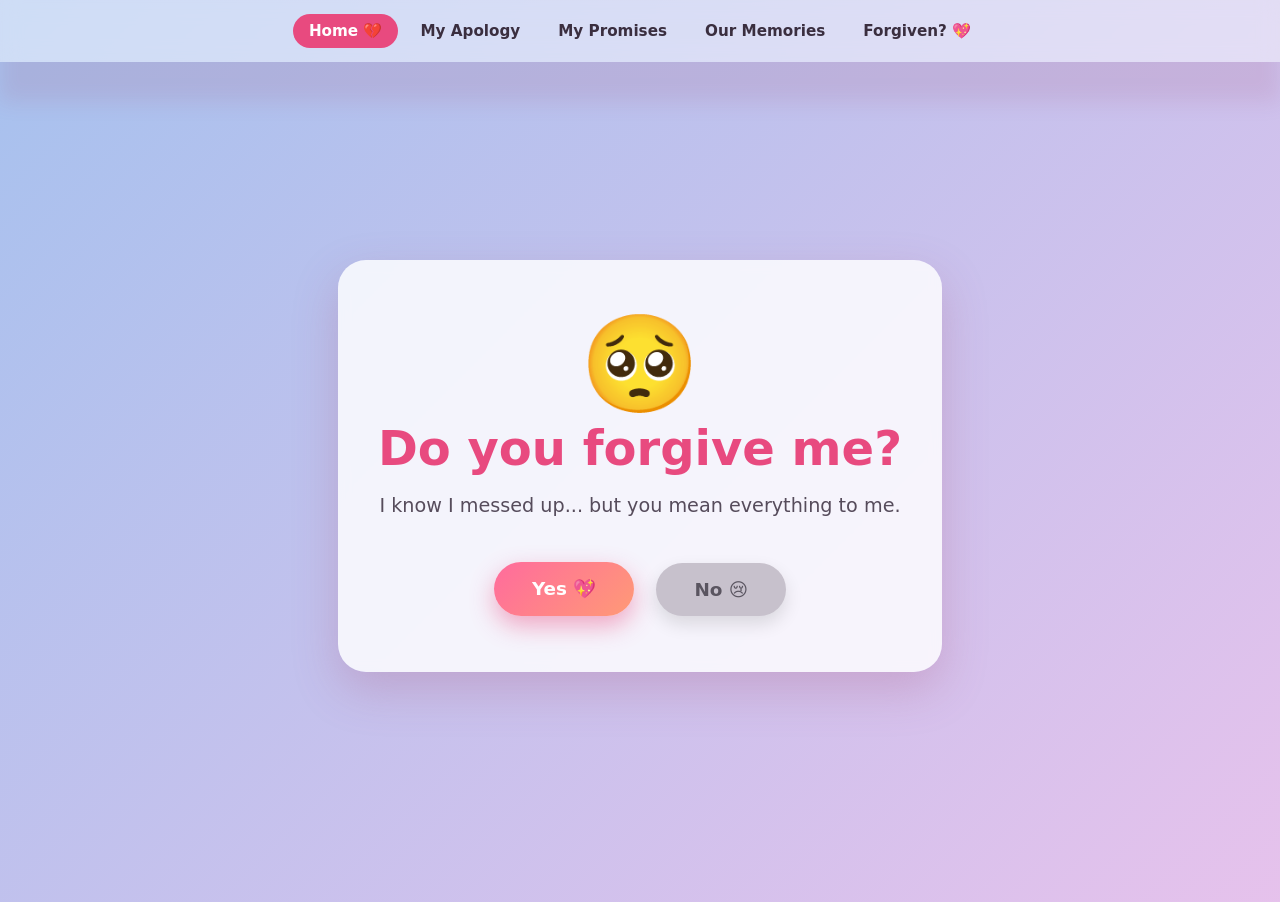
<file: index.html>
<!DOCTYPE html>
<html lang="en">
<head>
    <meta charset="UTF-8">
    <meta name="viewport" content="width=device-width, initial-scale=1.0">
    <title>I'm Sorry 🥺</title>
    <link rel="stylesheet" href="css/style.css">
</head>
<body>
    <nav class="navbar">
        <a href="index.html" class="active">Home 💔</a>
        <a href="reasons.html">My Apology</a>
        <a href="promises.html">My Promises</a>
        <a href="memories.html">Our Memories</a>
        <a href="forgiven.html">Forgiven? 💖</a>
    </nav>

    <main class="page center">
        <div class="card">
            <div class="emoji-big">🥺</div>
            <h1>Do you forgive me?</h1>
            <p class="subtitle">
                I know I messed up... but you mean everything to me.
            </p>
            <div class="btn-row">
                <a id="yesBtn" class="btn btn-yes" href="forgiven.html">Yes 💖</a>
                <button id="noBtn" class="btn btn-no" type="button">No 😢</button>
            </div>           
        </div>
    </main>

    <script src="js/hearts.js"></script>
    <script src="js/runaway.js"></script>
</body>
</html>
</file>
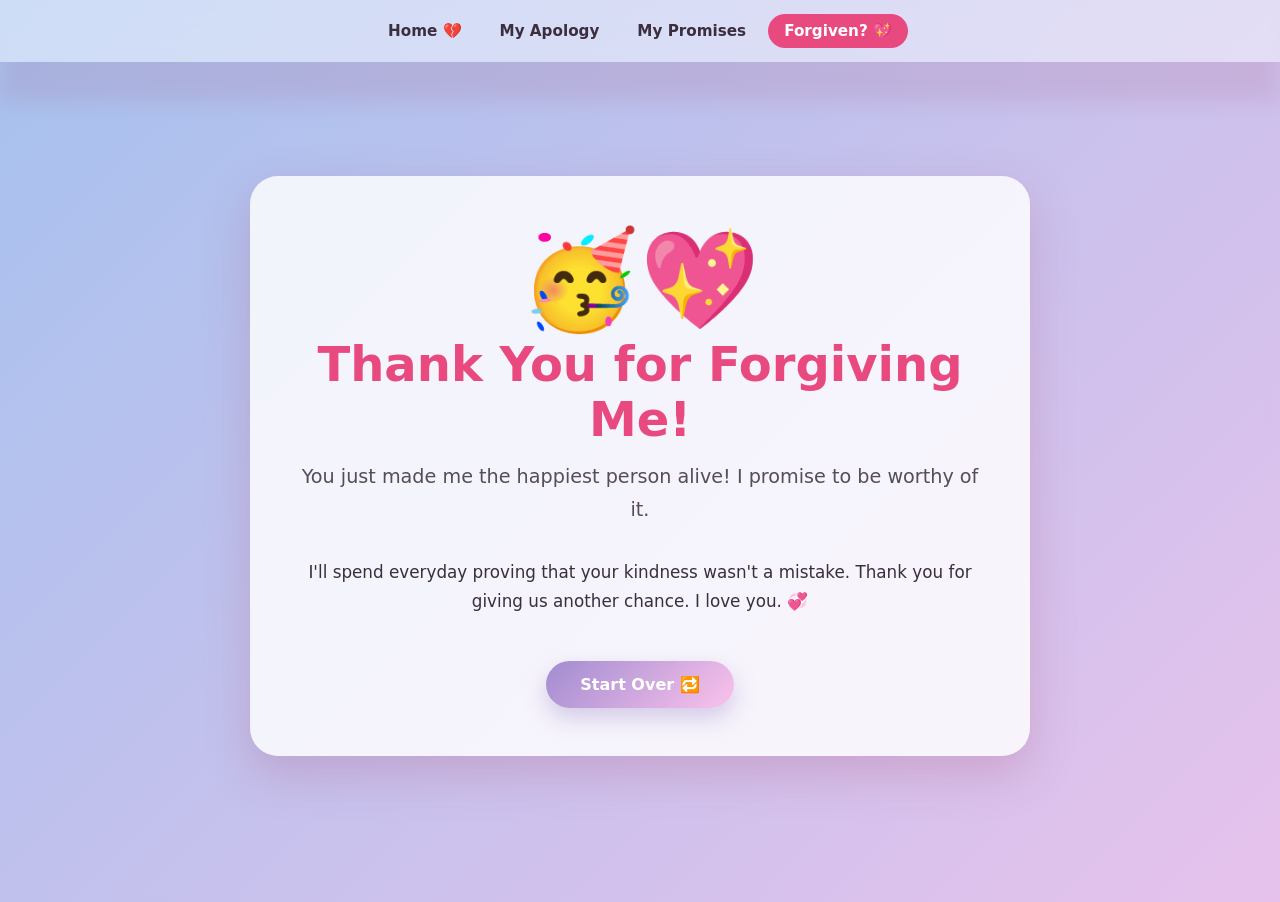
<file: forgiven.html>
<!DOCTYPE html>
<html lang="en">
<head>
    <meta charset="UTF-8">
    <meta name="viewport" content="width=device-width, initial-scale=1.0">
    <title>Thank You 💖</title>
    <link rel="stylesheet" href="css/style.css">
</head>
<body>
    <nav class="navbar">
        <a href="index.html">Home 💔</a>
        <a href="reasons.html">My Apology</a>
        <a href="promises.html">My Promises</a>
        <a href="forgiven.html" class="active">Forgiven? 💖</a>
    </nav>
    <main class="page center">
        <div class="card celebrate">
            <div class="emoji-big">🥳💖</div>
            <h1>Thank You for Forgiving Me!</h1>
            <p class="subtitle">
                You just made me the happiest person alive! I promise to be worthy of it.
            </p>
            <p>
                I'll spend everyday proving that your kindness wasn't a mistake.
                Thank you for giving us another chance. I love you. 💞
            </p>
            <a class="next-link" href="index.html"> Start Over 🔁</a>
        </div>
    </main>

    <script src="js/hearts.js"></script>
</body>
</html>
</file>
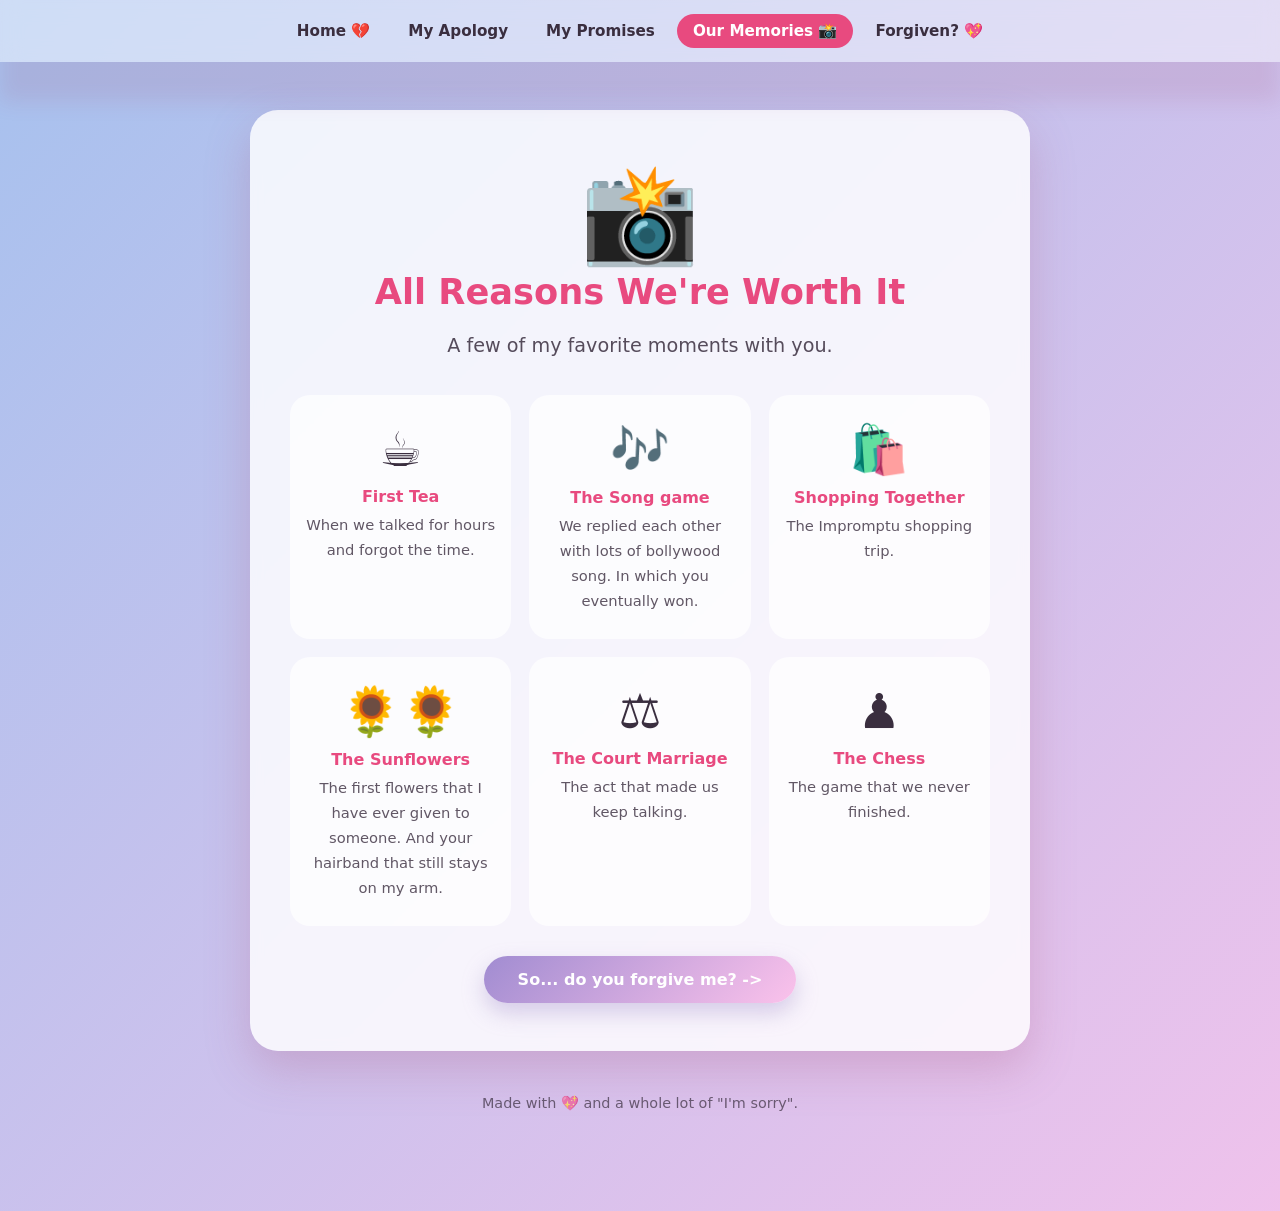
<file: memories.html>
<!DOCTYPE html>
<html lang="en">
<head>
    <meta charset="UTF-8">
    <meta name="viewport" content="width=device-width, initial-scale=1.0">
    <title>Our Memories 📸</title>
    <link rel="stylesheet" href="css/style.css">
</head>
<body>
    <nav class="navbar">
        <a href="index.html">Home 💔</a>
        <a href="reasons.html">My Apology</a>
        <a href="promises.html">My Promises</a>
        <a href="memories.html" class="active">Our Memories 📸</a>
        <a href="forgiven.html">Forgiven? 💖</a>
    </nav>

    <main class="page">
        <div class="card">
            <div class="emoji-big">📸</div>
            <h2> All Reasons We're Worth It</h2>
            <p class="subtitle">A few of my favorite moments with you.</p>
            <div class="memory-grid">
                <div class="memory">
                    <span class="m-emoji">☕</span>
                    <div class="m-title">First Tea</div>
                    <p class="m-text">When we talked for hours and forgot the time.</p>
                </div>
                <div class="memory">
                    <span class="m-emoji">🎶</span>
                    <div class="m-title">The Song game</div>
                    <p class="m-text">We replied each other with lots of bollywood song. In which you eventually won.</p>
                </div>
                <div class="memory">
                    <span class="m-emoji">🛍️</span>
                    <div class="m-title">Shopping Together</div>
                    <p class="m-text">The Impromptu shopping trip.</p>
                </div>
                <div class="memory">
                    <span class="m-emoji">🌻🌻</span>
                    <div class="m-title">The Sunflowers</div>
                    <p class="m-text">The first flowers that I have ever given to someone. And your hairband that still stays on my arm.</p>
                </div>
                <div class="memory">
                    <span class="m-emoji">⚖️</span>
                    <div class="m-title">The Court Marriage</div>
                    <p class="m-text">The act that made us keep talking.</p>
                </div>
                <div class="memory">
                    <span class="m-emoji">♟️</span>
                    <div class="m-title">The Chess</div>
                    <p class="m-text">The game that we never finished.</p>
                </div>
            </div>
            <a class="next-link" href="forgiven.html"> So... do you forgive me? -></a>
        </div>
        <p class="footer-note">Made with 💖 and a whole lot of "I'm sorry".</p>
    </main>

    <script src="js/hearts.js"></script>
</body>
</html>
</file>
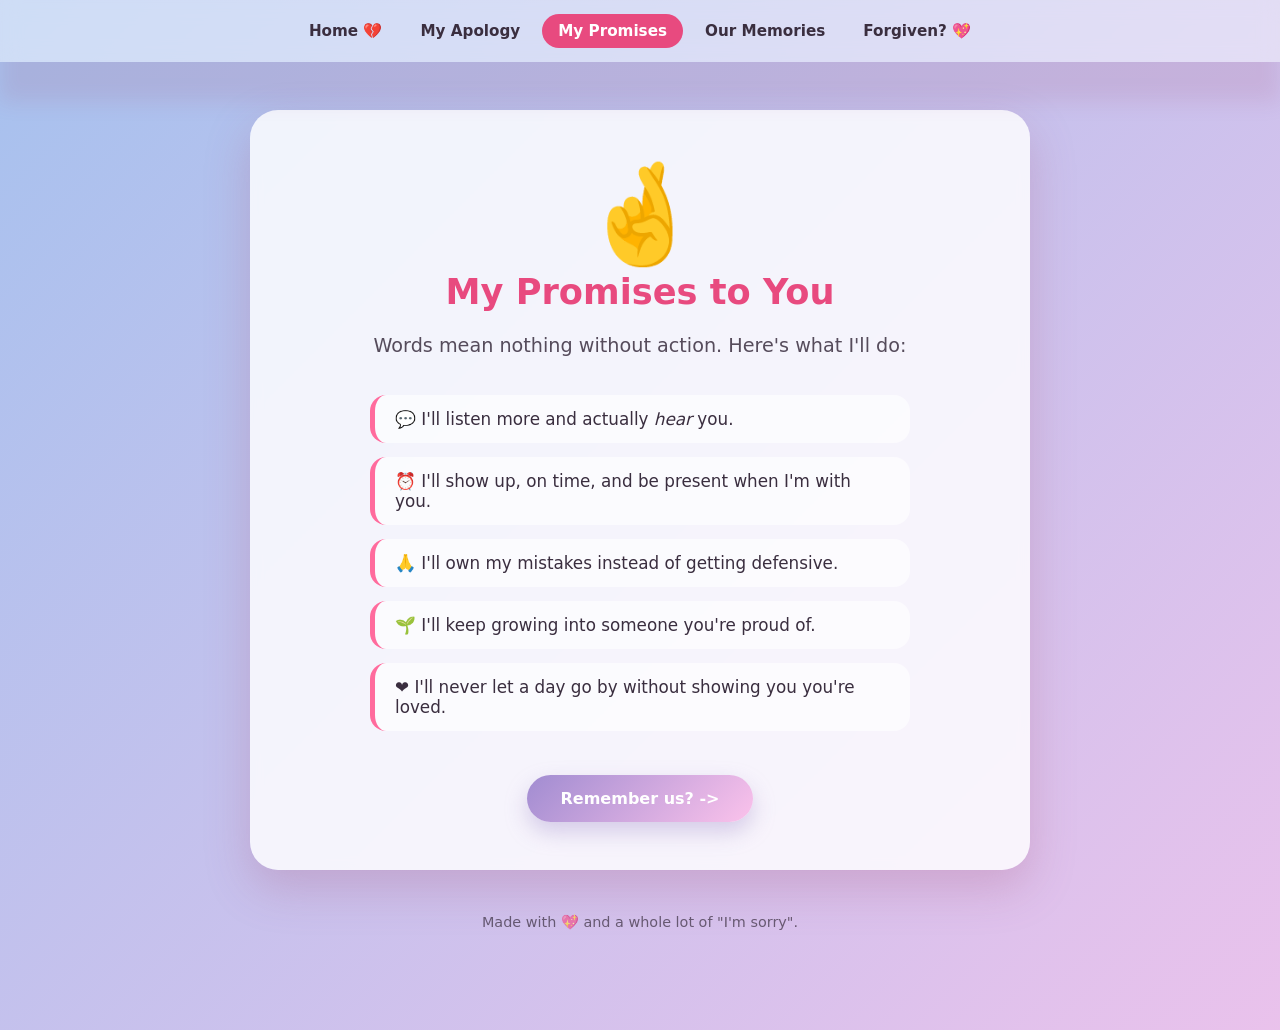
<file: promises.html>
<!DOCTYPE html>
<html lang="en">
<head>
    <meta charset="UTF-8">
    <meta name="viewport" content="width=device-width, initial-scale=1.0">
    <title>My Promises 🤞</title>
    <link rel="stylesheet" href="css/style.css">
</head>
<body>
    <nav class="navbar">
        <a href="index.html">Home 💔</a>
        <a href="reasons.html">My Apology</a>
        <a href="promises.html" class="active">My Promises</a>
        <a href="memories.html">Our Memories</a>
        <a href="forgiven.html">Forgiven? 💖</a>
    </nav>

    <main class="page">
        <div class="card">
            <div class="emoji-big">🤞</div>
            <h2> My Promises to You</h2>
            <p class="subtitle">Words mean nothing without action. Here's what I'll do:</p>
            <ul class="promise-list">
                <li>💬 I'll listen more and actually <em>hear</em> you.</li>
                <li>⏰ I'll show up, on time, and be present when I'm with you.</li>
                <li>🙏 I'll own my mistakes instead of getting defensive.</li>
                <li>🌱 I'll keep growing into someone you're proud of.</li>
                <li>❤️ I'll never let a day go by without showing you you're loved.</li>
            </ul>
            <a class="next-link" href="memories.html"> Remember us? -></a>
        </div>
        <p class="footer-note"> Made with 💖 and a whole lot of "I'm sorry".</p>
    </main>

    <script src="js/hearts.js"></script>
</body>
</html>
</file>
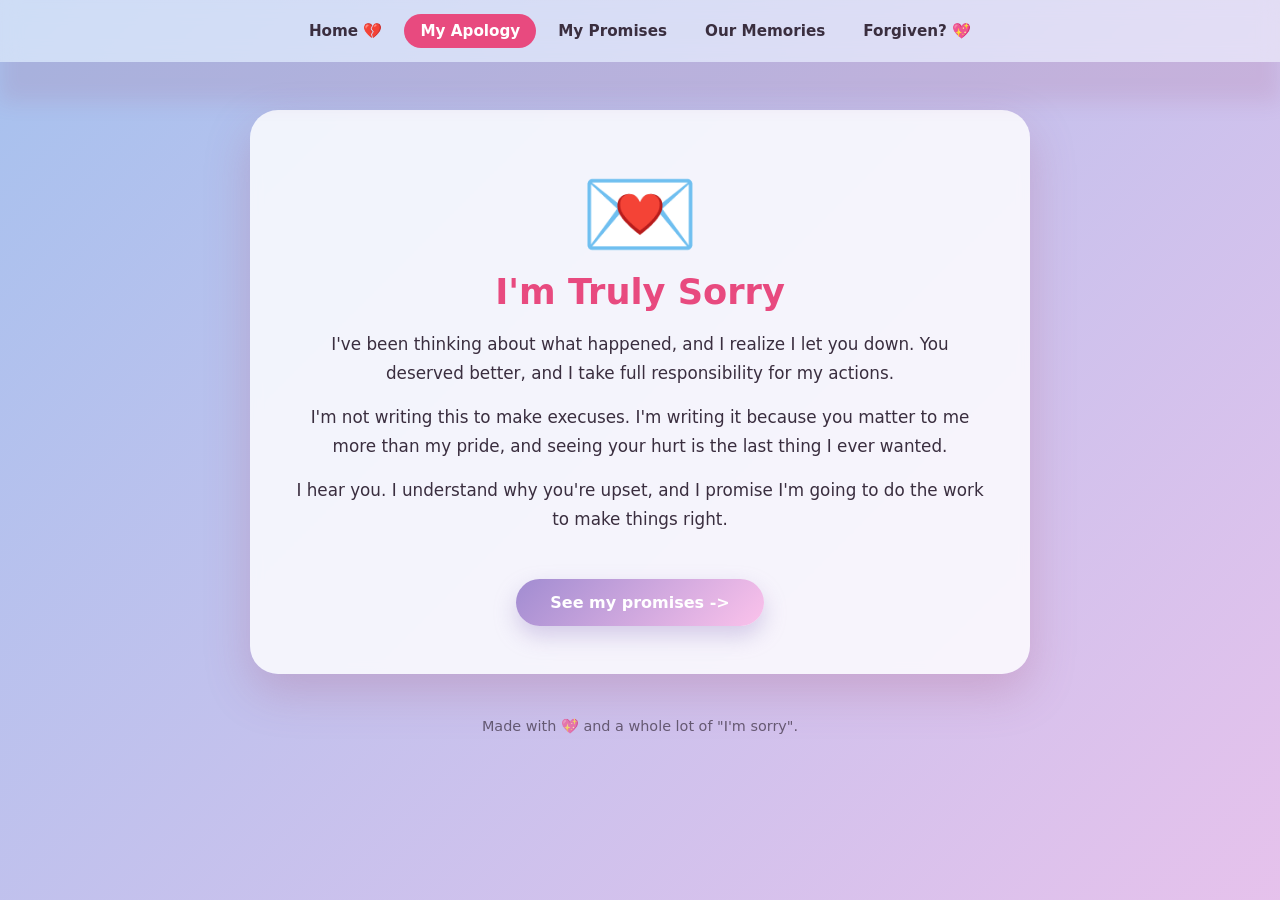
<file: reasons.html>
<!DOCTYPE html>
<html lang="en">
<head>
        <meta charset="UTF-8">
        <meta name="viewport" content="width=device-width", initial-scale="1.0">
        <title>My Apology💌</title>
        <link rel="stylesheet" href="css/style.css">
</head>
<body>
    <nav class="navbar">
        <a href="index.html">Home 💔</a>
        <a href="reasons.html" class="active">My Apology</a>
        <a href="promises.html">My Promises</a>
        <a href="memories.html">Our Memories</a>
        <a href="forgiven.html">Forgiven? 💖</a>
    </nav>

    <main class="page">
        <div class="card">
            <div class="emoji-big">💌</div>
            <h2>I'm Truly Sorry</h2>
            <p>
                I've been thinking about what happened, and I realize I let you down.
                You deserved better, and I take full responsibility for my actions.
            </p>
            <p>
                I'm not writing this to make execuses. I'm writing it because you matter
                to me more than my pride, and seeing your hurt is the last thing I ever
                wanted.
            </p>
            <p>
                I hear you. I understand why you're upset, and I promise I'm going to do
                the work to make things right.    
            </p>
            <a class="next-link" href="promises.html">See my promises -></a>
        </div>
        <p class="footer-note"> Made with 💖 and a whole lot of "I'm sorry".</p>
    </main>

    <script src="js/hearts.js"></script>
</body>
</html>
</file>
<file: css/style.css>
* {
    margin: 0;
    padding: 0;
    box-sizing: border-box;
}

:root {
    --pink: #ff6b9d;
    --pink-dark: #e84a7f;
    --purple: #a18cd1;
    --text: #3a2e3f;
    --card-bg: rgba(255, 255, 255, 0.82);
    --shadow: 0 18px 45px rgba(170, 90, 130, 0.28);
}

html, body {
    height: 100%;
}

body {
    font-family: "Segoe UI", "Poppins", system-ui, -apple-system, sans-serif;
    color: var(--text);
    min-height: 100vh;
    background: linear-gradient(-45deg, #ffafbd, #ffca30, #fbc2eb, #a6c1ee);
    background-size: 400% 400%;
    animation: gradient 16s ease infinite;
    overflow-x: hidden;
}

@keyframes gradientShift {
    0% {
        background-position: 0% 50%;
    }
    50% {
        background-position: 100% 50%;
    }
    100% {
        background-position: 0% 50%;
    }
}

.navbar {
    position: sticky;
    top: 0;
    z-index: 20;
    display: flex;
    flex-wrap: wrap;
    justify-content: center;
    gap: 6px;
    padding: 14px 18px;
    background: rgba(255, 255, 255, 0.45);
    backdrop-filter: blur(10px);
    box-shadow: 0 40px 20px rgba(170, 90, 130, 0.15);
}

.navbar a {
    text-decoration: none;
    color: var(--text);
    font-weight: 600;
    font-size: 0.95rem;
    padding: 8px 16px;
    border-radius: 999px;
    transition: all 0.25s ease;
}

.navbar a:hover {
    background: var(--pink);
    color: #fff;
    transform: translateY(-2px);
}

.navbar a.active {
    background: var(--pink-dark);
    color: #fff;
}

.page{
    position: relative;
    z-index: 10;
    max-width: 820px;
    margin: 0 auto;
    padding: 48px 20px 80px;
}

.page.center{
    min-height: calc(100vh - 60px);
    display: flex;
    align-items: center;
    justify-content: center;
}

.card {
    background: var(--card-bg);
    backdrop-filter: blur(6px);
    border-radius: 28px;
    padding: 48px 40px;
    box-shadow: var(--shadow);
    text-align: center;
    animation: popIn 0.6s cubic-bezier(0.18, 0.89, 0.32, 1.28);
}

@keyframes popIn {
 from {
        opacity: 0;
        transform: scale(0.9) translateY(20px);
    }
    to {
        opacity: 1;
        transform: scale(1) translateY(0);
    }
}

h1{
    font-size: clamp(1.9rem, 5vw, 3rem);
    line-height: 1.15;
    margin-bottom: 14px;
    color: var(--pink-dark);
}

h2{
    font-size: clamp(1.5rem, 4vw, 2.2rem);
    margin-bottom: 18px;
    color: var(--pink-dark);
}

.subtitle {
    font-size: clamp(1rem, 2.5vw, 1.2rem);
    opacity: 0.85;
    margin-bottom: 32px;
}

p {
    line-height: 1.7;
    font-size: 1.05rem;
    margin-bottom: 16px;
}

.emoji-big{
    font-size: clamp(3.5rem, 12vw, 6rem);
    animation: bob 2.4s ease-in-out infinite;
}

@keyframes bob {
    0%, 100% {
        transform: translateY(0);
    }
    50% {
        transform: translateY(-14px);
    }
}

.btn-row {
    display: flex;
    gap: 22px;
    justify-content: center;
    align-items: center;
    flex-wrap: wrap;
    margin-top: 12px;
    min-height: 70px;
}

.btn {
    display: inline-flex;
    border: none;
    cursor: pointer;
    font-family: inherit;
    font-size: 1.15rem;
    font-weight: 700;
    padding: 16px 38px;
    border-radius: 999px;
    transition: transform 0.18s ease, box-shadow 0.18s ease, left 0.2s ease, top 0.2s ease;
    text-decoration: none;
}

.btn-yes{
    background: linear-gradient(135deg, #ff6b9d, #ff9a76);
    color: #fff;
    box-shadow: 0 10px 24px rgba(232, 74, 127, 0.45);
}

.btn-yes:hover {
    transform: translateY(-3px) scale(1.05);
    box-shadow: 0 14px 30px rgba(232, 74, 127, 0.55);
}

.btn-no {
    background: #c7c1cc;
    color: #5a5560;
    box-shadow: 0 8px 18px rgba(0, 0, 0, 0.12);
}

.btn-no:hover {
    background: #b8b2bd;
}

.next-link {
    display: inline-block;
    margin-top: 30px;
    padding: 14px 34px;
    border-radius: 999px;
    text-decoration: none;
    font-weight: 700;
    color: #fff;
    background: linear-gradient(135deg, #a18cd1, #fbc2eb);
    box-shadow: 0 10px 22px rgba(161, 140, 200, 0.4);
    transition: transform 0.2s ease;
}

.next-link:hover {
    transform: translateY(-3px) scale(1.04);
}

.promise-list {
    list-style: none;
    text-align: left;
    max-width: 540px;
    margin: 10px auto 0;
}

.promise-list li {
    background: rgba(255, 255, 255, 0.6);
    margin-bottom: 14px;
    padding: 14px 20px;
    border-radius: 16px;
    font-size: 1.05rem;
    border-left: 5px solid var(--pink);
    animation: slideIn 0.5s ease both;
}

.promise-list li:nth-child(2) {
    animation-delay: 0.1s;
}
.promise-list li:nth-child(3) {
    animation-delay: 0.2s;
}
.promise-list li:nth-child(4) {
    animation-delay: 0.3s;
}
.promise-list li:nth-child(5) {
    animation-delay: 0.4s;
}

@keyframes slideIn {
    from {
        opacity: 0;
        transform: translateX(-24px);
    }
    to {
        opacity: 1;
        transform: translateX(0);
    }
}

.memory-grid{
    display: grid;
    grid-template-columns: repeat(auto-fit, minmax(180px, 1fr));
    gap: 18px;
    margin-top: 26px;
}

.memory {
    background: rgba(255, 255, 255, 0.7);
    border-radius: 20px;
    padding: 26px 16px;
    transition: transform 0.25s ease, box-shadow 0.25s ease;
}

.memory:hover {
    transform: translateY(-6px) rotate(-1.5deg);
    box-shadow: var(--shadow);
}

.memory .m-emoji {
    font-size: 3rem;
    display: block;
    margin-bottom: 10px;
}

.memory .m-title {
    font-weight: 700;
    margin-bottom: 6px;
    color: var(--pink-dark);
}

.memory .m-text {
    font-size: 0.92rem;
    opacity: 0.8;
    margin: 0;
}

.hearts-container {
    position: fixed;
    inset: 0;
    pointer-events: none;
    overflow: hidden;
    z-index: 1;
}

.heart {
    position: absolute;
    bottom: -50px;
    animation: floatUp linear forwards;
    opacity: 0.85;
    will-change: transform, opacity;
}

@keyframes floatUp {
    to{
        transform: translateY(-115vh) rotate(360deg);
        opacity: 0;
    }
}

.celebrate h1{
    animation: wiggle 1.2s ease-in-out infinite;
}

@keyframes wiggle {
    0%, 100% {
        transform: rotate(-2deg);
    }
    50% {
        transform: rotate(2deg);
    }
}

.footer-note{
    text-align: center;
    margin-top: 40px;
    font-size: 0.9rem;
    opacity: 0.7;
    position: relative;
    z-index: 10;
}
</file>
